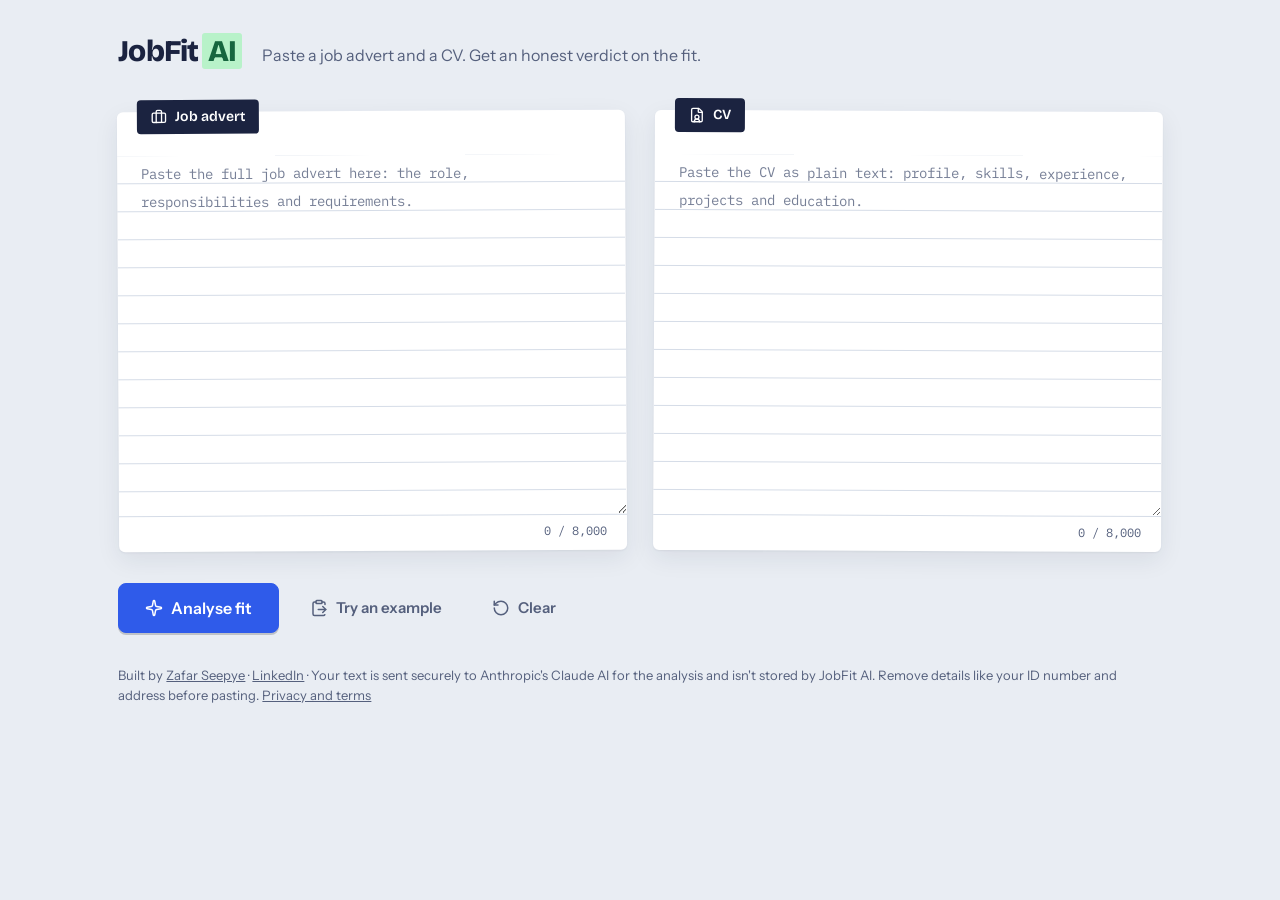
<file: src/JobFitAI.Web/wwwroot/index.html>
<!doctype html>
<html lang="en">
<head>
  <meta charset="utf-8">
  <meta name="viewport" content="width=device-width, initial-scale=1">
  <title>JobFit AI</title>
  <meta name="description" content="Paste a job advert and a CV. JobFit AI tells you honestly how well they match, what's missing, and how to pitch yourself.">
  <link rel="preload" href="lib/fonts/bricolage-grotesque.woff2" as="font" type="font/woff2" crossorigin>
  <link rel="preload" href="lib/fonts/instrument-sans.woff2" as="font" type="font/woff2" crossorigin>
  <link rel="stylesheet" href="css/app.css">
</head>
<body>
  <header class="masthead">
    <div class="wrap masthead-row">
      <a class="wordmark" href="/" aria-label="JobFit AI home">JobFit<span>AI</span></a>
      <p class="tagline">Paste a job advert and a CV. Get an honest verdict on the fit.</p>
    </div>
  </header>

  <main class="wrap">
    <!-- THE DESK: two sheets of paper -->
    <section class="desk" aria-label="Your documents">
      <div class="sheet sheet-job">
        <div class="sheet-tab">
          <svg viewBox="0 0 24 24" aria-hidden="true"><path d="M16 20V4a2 2 0 0 0-2-2h-4a2 2 0 0 0-2 2v16"/><rect width="20" height="14" x="2" y="6" rx="2"/></svg>
          <label for="jobAd">Job advert</label>
        </div>
        <textarea id="jobAd" maxlength="8000" spellcheck="false"
          placeholder="Paste the full job advert here: the role, responsibilities and requirements."></textarea>
        <div class="sheet-foot"><span class="count" data-for="jobAd">0 / 8 000</span></div>
      </div>

      <div class="sheet sheet-cv">
        <div class="sheet-tab">
          <svg viewBox="0 0 24 24" aria-hidden="true"><path d="M6 22a2 2 0 0 1-2-2V4a2 2 0 0 1 2-2h8a2.4 2.4 0 0 1 1.704.706l3.588 3.588A2.4 2.4 0 0 1 20 8v12a2 2 0 0 1-2 2z"/><path d="M14 2v5a1 1 0 0 0 1 1h5"/><path d="M16 22a4 4 0 0 0-8 0"/><circle cx="12" cy="15" r="3"/></svg>
          <label for="cv">CV</label>
        </div>
        <textarea id="cv" maxlength="8000" spellcheck="false"
          placeholder="Paste the CV as plain text: profile, skills, experience, projects and education."></textarea>
        <div class="sheet-foot"><span class="count" data-for="cv">0 / 8 000</span></div>
      </div>
    </section>

    <div class="actions">
      <button id="analyse" class="btn btn-primary" type="button">
        <svg viewBox="0 0 24 24" aria-hidden="true"><path d="M11.017 2.814a1 1 0 0 1 1.966 0l1.051 5.558a2 2 0 0 0 1.594 1.594l5.558 1.051a1 1 0 0 1 0 1.966l-5.558 1.051a2 2 0 0 0-1.594 1.594l-1.051 5.558a1 1 0 0 1-1.966 0l-1.051-5.558a2 2 0 0 0-1.594-1.594l-5.558-1.051a1 1 0 0 1 0-1.966l5.558-1.051a2 2 0 0 0 1.594-1.594z"/></svg>
        <span class="btn-label">Analyse fit</span>
      </button>
      <button id="example" class="btn btn-quiet" type="button">
        <svg viewBox="0 0 24 24" aria-hidden="true"><path d="M11 14h10"/><path d="M16 4h2a2 2 0 0 1 2 2v1.344"/><path d="m17 18 4-4-4-4"/><path d="M8 4H6a2 2 0 0 0-2 2v14a2 2 0 0 0 2 2h12a2 2 0 0 0 1.793-1.113"/><rect x="8" y="2" width="8" height="4" rx="1"/></svg>
        Try an example
      </button>
      <button id="clear" class="btn btn-quiet" type="button">
        <svg viewBox="0 0 24 24" aria-hidden="true"><path d="M3 12a9 9 0 1 0 9-9 9.75 9.75 0 0 0-6.74 2.74L3 8"/><path d="M3 3v5h5"/></svg>
        Clear
      </button>
      <p id="formError" class="form-error" role="alert" hidden></p>
    </div>

    <!-- RESULTS -->
    <section id="results" class="results" aria-live="polite" hidden>
      <div class="report">
        <div class="report-head">
          <div class="score-block">
            <div class="score"><span id="scoreNum">0</span><small>/100</small></div>
            <div class="score-label">Fit score</div>
          </div>
          <div class="headline-block">
            <h2 id="headline"></h2>
            <p class="preview-note" id="previewNote" hidden>Quick keyword check. It matches skills by name, so it can't judge depth of experience the way the full AI analysis does.</p>
          </div>
          <div id="stamp" class="stamp" aria-label="Verdict"><span id="stampText"></span></div>
        </div>

        <div class="columns">
          <div class="col">
            <h3><svg viewBox="0 0 24 24" aria-hidden="true"><circle cx="12" cy="12" r="10"/><path d="m16 9-5.5 5.5L8 12"/></svg>Where you match</h3>
            <ul id="matches" class="marks"></ul>
          </div>
          <div class="col">
            <h3><svg viewBox="0 0 24 24" aria-hidden="true"><circle cx="12" cy="12" r="10"/><line x1="12" x2="12" y1="8" y2="12"/><line x1="12" x2="12.01" y1="16" y2="16"/></svg>Gaps to address</h3>
            <ul id="gaps" class="marks"></ul>
          </div>
        </div>

        <div class="summary">
          <div class="summary-head">
            <h3>Tailored CV summary</h3>
            <button id="copy" class="btn btn-small" type="button">
              <svg viewBox="0 0 24 24" aria-hidden="true"><rect width="14" height="14" x="8" y="8" rx="2" ry="2"/><path d="M4 16c-1.1 0-2-.9-2-2V4c0-1.1.9-2 2-2h10c1.1 0 2 .9 2 2"/></svg>
              <span>Copy</span>
            </button>
          </div>
          <p id="summary"></p>
        </div>

        <div class="tips">
          <h3><svg viewBox="0 0 24 24" aria-hidden="true"><path d="M15 14c.2-1 .7-1.7 1.5-2.5 1-.9 1.5-2.2 1.5-3.5A6 6 0 0 0 6 8c0 1 .2 2.2 1.5 3.5.7.7 1.3 1.5 1.5 2.5"/><path d="M9 18h6"/><path d="M10 22h4"/></svg>Before you apply</h3>
          <ol id="tips"></ol>
        </div>
      </div>
    </section>
  </main>

  <footer class="wrap foot">
    <p>Built by <a href="https://zafarseepye.github.io" target="_blank" rel="noopener">Zafar Seepye</a> · <a href="https://www.linkedin.com/in/zafarseepye" target="_blank" rel="noopener">LinkedIn</a> · Your text is sent securely to Anthropic's Claude AI for the analysis and isn't stored by JobFit AI. Remove details like your ID number and address before pasting. <a href="privacy.html">Privacy and terms</a></p>
  </footer>

  <script src="lib/gsap/gsap.min.js"></script>
  <script src="js/sample.js"></script>
  <script src="js/app.js"></script>
</body>
</html>
</file>
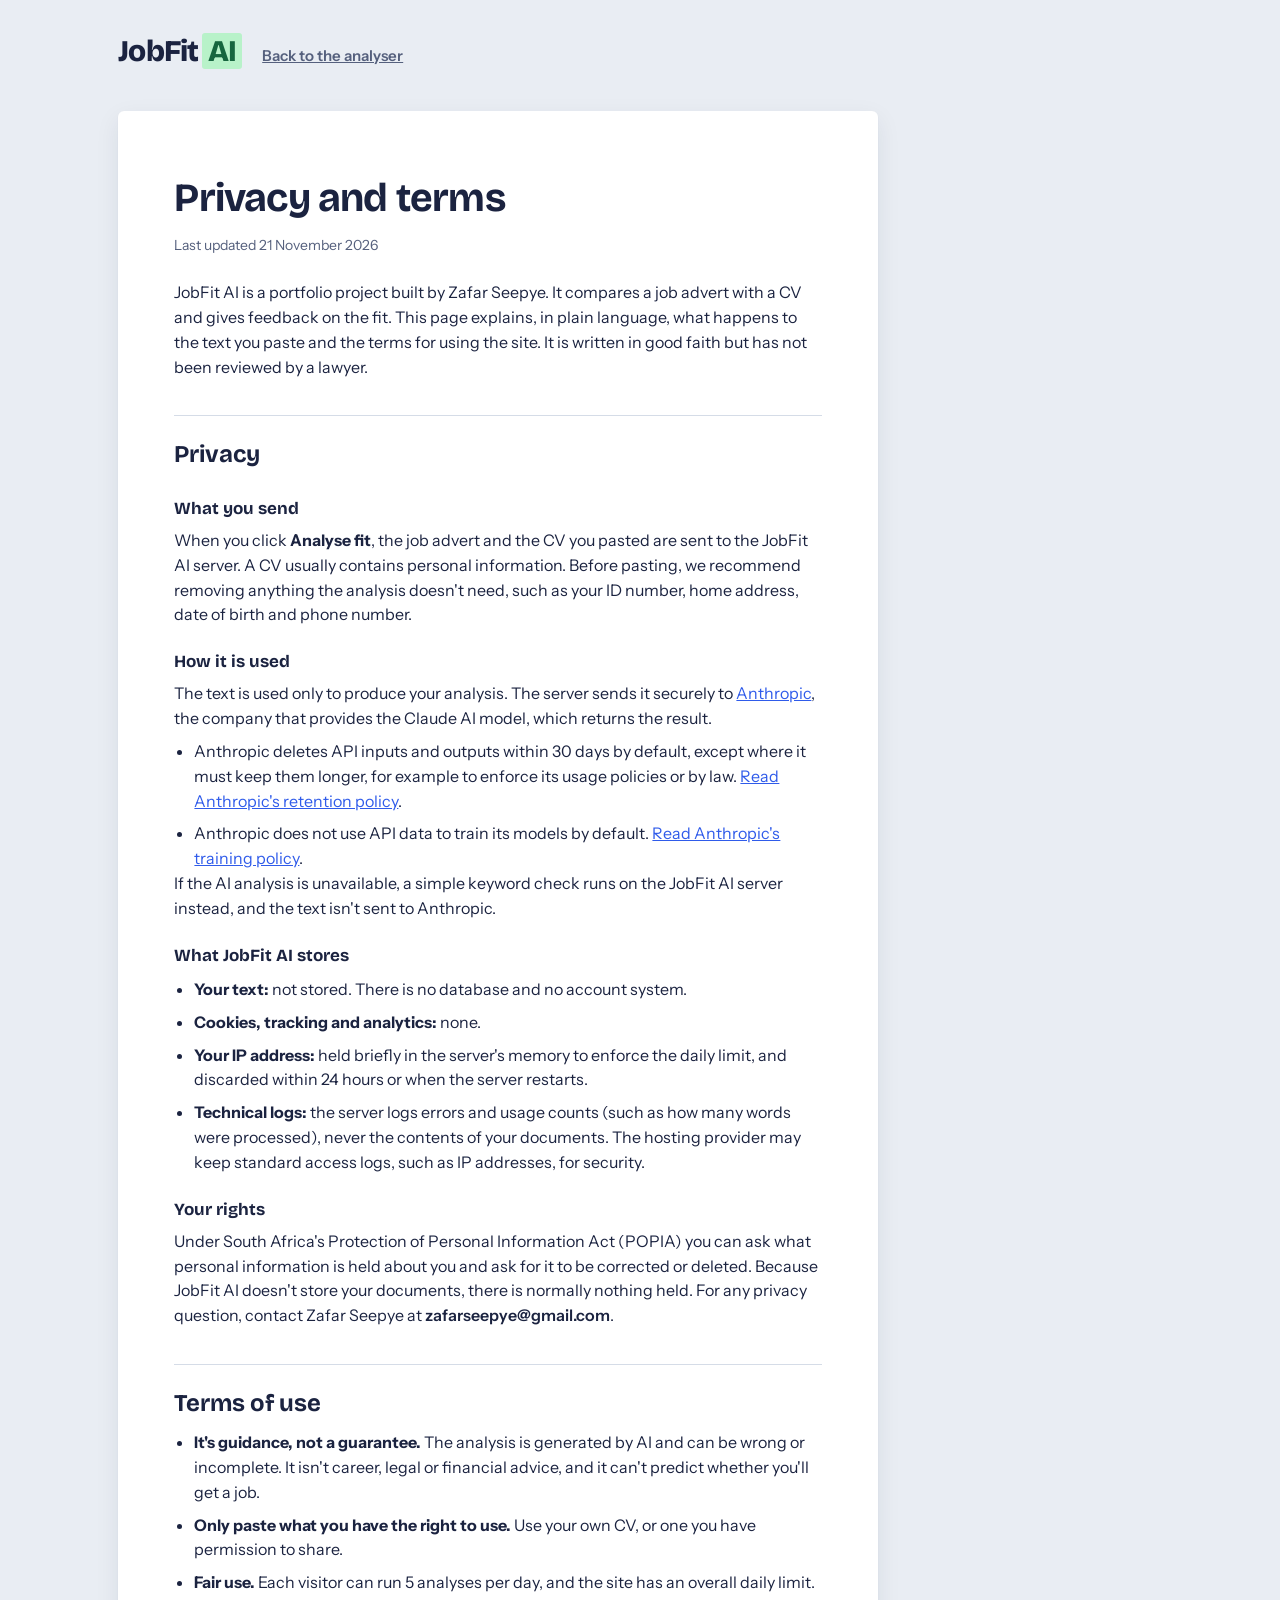
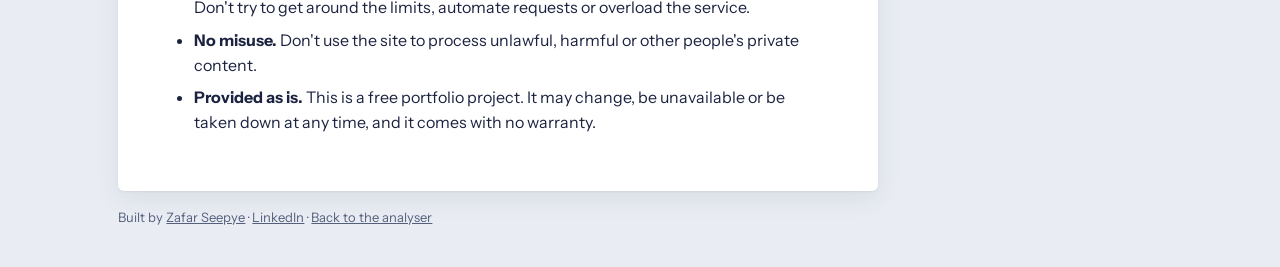
<file: src/JobFitAI.Web/wwwroot/privacy.html>
<!doctype html>
<html lang="en">
<head>
  <meta charset="utf-8">
  <meta name="viewport" content="width=device-width, initial-scale=1">
  <title>Privacy and terms · JobFit AI</title>
  <meta name="description" content="How JobFit AI handles the text you paste, and the terms for using it.">
  <link rel="stylesheet" href="css/app.css">
</head>
<body>
  <header class="masthead">
    <div class="wrap masthead-row">
      <a class="wordmark" href="/" aria-label="JobFit AI home">JobFit<span>AI</span></a>
      <a class="back-link" href="/">Back to the analyser</a>
    </div>
  </header>

  <main class="wrap">
    <article class="doc">
      <h1>Privacy and terms</h1>
      <p class="doc-meta">Last updated 21 November 2026</p>

      <p>JobFit AI is a portfolio project built by Zafar Seepye. It compares a job advert with a CV and gives
        feedback on the fit. This page explains, in plain language, what happens to the text you paste and the
        terms for using the site. It is written in good faith but has not been reviewed by a lawyer.</p>

      <h2>Privacy</h2>

      <h3>What you send</h3>
      <p>When you click <b>Analyse fit</b>, the job advert and the CV you pasted are sent to the JobFit AI server.
        A CV usually contains personal information. Before pasting, we recommend removing anything the analysis
        doesn't need, such as your ID number, home address, date of birth and phone number.</p>

      <h3>How it is used</h3>
      <p>The text is used only to produce your analysis. The server sends it securely to
        <a href="https://www.anthropic.com" target="_blank" rel="noopener">Anthropic</a>, the company that
        provides the Claude AI model, which returns the result.</p>
      <ul>
        <li>Anthropic deletes API inputs and outputs within 30 days by default, except where it must keep them
          longer, for example to enforce its usage policies or by law.
          <a href="https://privacy.claude.com/en/articles/7996866-how-long-do-you-store-my-organization-s-data" target="_blank" rel="noopener">Read Anthropic's retention policy</a>.</li>
        <li>Anthropic does not use API data to train its models by default.
          <a href="https://privacy.claude.com/en/articles/7996868-is-my-data-used-for-model-training" target="_blank" rel="noopener">Read Anthropic's training policy</a>.</li>
      </ul>
      <p>If the AI analysis is unavailable, a simple keyword check runs on the JobFit AI server instead, and the
        text isn't sent to Anthropic.</p>

      <h3>What JobFit AI stores</h3>
      <ul>
        <li><b>Your text:</b> not stored. There is no database and no account system.</li>
        <li><b>Cookies, tracking and analytics:</b> none.</li>
        <li><b>Your IP address:</b> held briefly in the server's memory to enforce the daily limit, and discarded
          within 24 hours or when the server restarts.</li>
        <li><b>Technical logs:</b> the server logs errors and usage counts (such as how many words were processed),
          never the contents of your documents. The hosting provider may keep standard access logs, such as IP
          addresses, for security.</li>
      </ul>

      <h3>Your rights</h3>
      <p>Under South Africa's Protection of Personal Information Act (POPIA) you can ask what personal information
        is held about you and ask for it to be corrected or deleted. Because JobFit AI doesn't store your documents,
        there is normally nothing held. For any privacy question, contact Zafar Seepye at
        <span class="selectable">zafarseepye@gmail.com</span>.</p>

      <h2>Terms of use</h2>
      <ul>
        <li><b>It's guidance, not a guarantee.</b> The analysis is generated by AI and can be wrong or incomplete.
          It isn't career, legal or financial advice, and it can't predict whether you'll get a job.</li>
        <li><b>Only paste what you have the right to use.</b> Use your own CV, or one you have permission to share.</li>
        <li><b>Fair use.</b> Each visitor can run 5 analyses per day, and the site has an overall daily limit.
          Don't try to get around the limits, automate requests or overload the service.</li>
        <li><b>No misuse.</b> Don't use the site to process unlawful, harmful or other people's private content.</li>
        <li><b>Provided as is.</b> This is a free portfolio project. It may change, be unavailable or be taken
          down at any time, and it comes with no warranty.</li>
      </ul>
    </article>
  </main>

  <footer class="wrap foot">
    <p>Built by <a href="https://zafarseepye.github.io" target="_blank" rel="noopener">Zafar Seepye</a> · <a href="https://www.linkedin.com/in/zafarseepye" target="_blank" rel="noopener">LinkedIn</a> · <a href="/">Back to the analyser</a></p>
  </footer>
</body>
</html>
</file>
<file: src/JobFitAI.Web/wwwroot/css/app.css>
/* =========================================================
   JobFit AI — "recruiter's desk"
   Two documents on a desk; results come back marked up with
   highlighters and a verdict stamp.
   ========================================================= */

@font-face { font-family: "Bricolage Grotesque"; src: url("../lib/fonts/bricolage-grotesque.woff2") format("woff2"); font-weight: 200 800; font-display: swap; }
@font-face { font-family: "Instrument Sans"; src: url("../lib/fonts/instrument-sans.woff2") format("woff2"); font-weight: 400 700; font-display: swap; }
@font-face { font-family: "IBM Plex Mono"; src: url("../lib/fonts/ibm-plex-mono-400.woff2") format("woff2"); font-weight: 400; font-display: swap; }
@font-face { font-family: "IBM Plex Mono"; src: url("../lib/fonts/ibm-plex-mono-500.woff2") format("woff2"); font-weight: 500; font-display: swap; }

:root {
  /* colour */
  --desk: #E9EDF3;
  --paper: #FFFFFF;
  --ink: #1B2340;
  --ink-soft: #55607D;
  --rule: #D5DCE7;
  --match: #B8F2C9;       /* green highlighter */
  --match-ink: #17663F;
  --gap: #FFD0DC;         /* pink highlighter */
  --gap-ink: #A4213F;
  --stamp-apply: #2F5BEA;
  --stamp-stretch: #C27A06;
  --stamp-skip: #C8323B;
  --focus: #2F5BEA;
  --shadow: 0 1px 2px rgba(27, 35, 64, .06), 0 8px 24px rgba(27, 35, 64, .08);

  /* type */
  --display: "Bricolage Grotesque", "Segoe UI", system-ui, sans-serif;
  --body: "Instrument Sans", "Segoe UI", system-ui, sans-serif;
  --doc: "IBM Plex Mono", ui-monospace, Consolas, monospace;

  --radius: 6px;
  color-scheme: light;
}

@media (prefers-color-scheme: dark) {
  :root {
    --desk: #11151E;
    --paper: #1A2030;
    --ink: #E7EBF3;
    --ink-soft: #9AA5BE;
    --rule: #2C3447;
    --match: rgba(78, 214, 128, .28);
    --match-ink: #7FE3A6;
    --gap: rgba(255, 105, 145, .26);
    --gap-ink: #FF9DB6;
    --stamp-apply: #6F93FF;
    --stamp-stretch: #F0AE3C;
    --stamp-skip: #FF6B74;
    --focus: #6F93FF;
    --shadow: 0 1px 2px rgba(0, 0, 0, .3), 0 10px 28px rgba(0, 0, 0, .35);
    color-scheme: dark;
  }
}

*, *::before, *::after { box-sizing: border-box; }
[hidden] { display: none !important; }
html { -webkit-text-size-adjust: 100%; }
body {
  margin: 0;
  background: var(--desk);
  color: var(--ink);
  font: 16px/1.55 var(--body);
  -webkit-font-smoothing: antialiased;
}
h1, h2, h3 { font-family: var(--display); margin: 0; text-wrap: balance; }
p { margin: 0; }
a { color: inherit; }
:focus-visible { outline: 3px solid var(--focus); outline-offset: 2px; }
svg { width: 18px; height: 18px; fill: none; stroke: currentColor; stroke-width: 2; stroke-linecap: round; stroke-linejoin: round; flex: none; }

.wrap { max-width: 1120px; margin: 0 auto; padding-inline: max(16px, 3vw); }

/* ---------- masthead ---------- */
.masthead { padding-block: 28px 8px; }
.masthead-row { display: flex; align-items: baseline; gap: 20px; flex-wrap: wrap; }
.wordmark {
  font-family: var(--display); font-weight: 800; font-size: 30px; letter-spacing: -.03em; text-decoration: none;
}
.wordmark span {
  margin-left: 4px; padding: 0 6px; border-radius: 3px;
  background: var(--match); color: var(--match-ink);
}
.tagline { color: var(--ink-soft); font-size: 16px; }

/* ---------- desk + sheets ---------- */
.desk {
  display: grid; grid-template-columns: 1fr 1fr; gap: 28px;
  padding-block: 28px 8px;
}
.sheet {
  position: relative; display: flex; flex-direction: column;
  background: var(--paper); border-radius: var(--radius); box-shadow: var(--shadow);
  padding: 44px 0 0;
  min-width: 0;
}
.sheet-job { transform: rotate(-0.3deg); }
.sheet-cv  { transform: rotate(0.25deg); }
.sheet:focus-within { transform: rotate(0deg); transition: transform .25s ease; }
.sheet-tab {
  position: absolute; top: -12px; left: 20px;
  display: inline-flex; align-items: center; gap: 8px;
  padding: 6px 14px; border-radius: 4px;
  background: var(--ink); color: var(--paper);
  font-family: var(--display); font-weight: 600; font-size: 14px;
}
.sheet-tab svg { width: 16px; height: 16px; }
.sheet-tab label { cursor: text; }
textarea {
  display: block; width: 100%; min-height: 360px; resize: vertical;
  border: 0; background: transparent; color: var(--ink);
  padding: 4px 24px 16px;
  font: 14px/28px var(--doc);
  /* ruled paper */
  background-image: linear-gradient(to bottom, transparent 27px, var(--rule) 27px, var(--rule) 28px);
  background-size: 100% 28px; background-attachment: local;
}
textarea::placeholder { color: var(--ink-soft); opacity: .8; }
textarea:focus { outline: none; }
.sheet:focus-within { box-shadow: var(--shadow), 0 0 0 3px var(--focus); }
.sheet-foot { display: flex; justify-content: flex-end; padding: 8px 20px 12px; border-top: 1px solid var(--rule); }
.count { font: 12px var(--doc); color: var(--ink-soft); font-variant-numeric: tabular-nums; }
.count.near { color: var(--stamp-stretch); }

/* ---------- buttons ---------- */
.actions { display: flex; align-items: center; gap: 12px; flex-wrap: wrap; padding-block: 24px; }
.btn {
  display: inline-flex; align-items: center; gap: 8px;
  font: 600 15px var(--body); color: var(--ink);
  background: var(--paper); border: 1.5px solid var(--rule); border-radius: 8px;
  padding: 11px 18px; cursor: pointer;
  transition: border-color .15s ease, background-color .15s ease;
}
.btn:hover { border-color: var(--ink-soft); }
.btn:disabled { opacity: .55; cursor: not-allowed; }
.btn-primary {
  background: var(--stamp-apply); border-color: var(--stamp-apply); color: #fff;
  font-size: 16px; padding: 14px 26px;
  box-shadow: 0 2px 0 rgba(0,0,0,.18);
}
.btn-primary:hover { border-color: var(--stamp-apply); filter: brightness(1.06); }
.btn-primary.is-loading .btn-label::after { content: "…"; }
.btn-quiet { background: transparent; border-color: transparent; color: var(--ink-soft); }
.btn-quiet:hover { color: var(--ink); border-color: var(--rule); }
.btn-small { padding: 6px 12px; font-size: 13px; }
.btn-small svg { width: 15px; height: 15px; }
.form-error { color: var(--gap-ink); font-weight: 600; font-size: 14px; }

/* ---------- results report ---------- */
.results { padding-block: 8px 40px; }
.report {
  background: var(--paper); border-radius: var(--radius); box-shadow: var(--shadow);
  padding: clamp(20px, 4vw, 40px);
  display: grid; gap: 32px;
}
.report-head {
  display: grid; grid-template-columns: auto 1fr auto; gap: 28px; align-items: center;
  padding-bottom: 28px; border-bottom: 1px solid var(--rule);
}
.score { font-family: var(--display); font-weight: 800; font-size: 64px; line-height: 1; letter-spacing: -.04em; font-variant-numeric: tabular-nums; }
.score small { font-size: 22px; font-weight: 600; color: var(--ink-soft); letter-spacing: 0; margin-left: 2px; }
.score-label { font-size: 13px; color: var(--ink-soft); margin-top: 6px; }
.headline-block h2 { font-size: clamp(20px, 2.4vw, 26px); font-weight: 700; line-height: 1.25; }
.preview-note { margin-top: 8px; font-size: 13px; color: var(--ink-soft); }

/* the rubber stamp */
.stamp {
  --stamp: var(--stamp-apply);
  display: grid; place-items: center;
  min-width: 170px; padding: 12px 20px;
  border: 4px solid var(--stamp); border-radius: 10px;
  color: var(--stamp);
  font-family: var(--display); font-weight: 800; font-size: 30px; letter-spacing: .06em;
  transform: rotate(-8deg);
  /* worn ink texture */
  -webkit-mask-image: radial-gradient(circle at 30% 40%, #000 60%, rgba(0,0,0,.82) 61%, #000 70%);
          mask-image: radial-gradient(circle at 30% 40%, #000 60%, rgba(0,0,0,.82) 61%, #000 70%);
  user-select: none;
}
.stamp[data-verdict="stretch"] { --stamp: var(--stamp-stretch); }
.stamp[data-verdict="skip"]    { --stamp: var(--stamp-skip); }

.columns { display: grid; grid-template-columns: 1fr 1fr; gap: 32px; }
.col { min-width: 0; }
.col h3, .tips h3 { display: flex; align-items: center; gap: 8px; font-size: 18px; margin-bottom: 14px; }
.marks { list-style: none; margin: 0; padding: 0; display: grid; gap: 16px; }
.marks li { display: grid; gap: 4px; }
.req { font-weight: 600; justify-self: start; }
/* the highlighter stroke, drawn with a background that grows from 0 to 100% width */
.hl {
  background-repeat: no-repeat;
  background-size: 0% 62%;
  background-position: 0 70%;
  padding: 0 3px; margin: 0 -3px;
  box-decoration-break: clone; -webkit-box-decoration-break: clone;
}
#matches .hl { background-image: linear-gradient(var(--match), var(--match)); }
#gaps .hl    { background-image: linear-gradient(var(--gap), var(--gap)); }
.hl.drawn { background-size: 100% 62%; }
.evidence { font-size: 14px; color: var(--ink-soft); }
#matches .evidence::before { content: "From the CV: "; font-weight: 600; color: var(--match-ink); }
#gaps .evidence::before    { content: "How to close it: "; font-weight: 600; color: var(--gap-ink); }

.summary { border-left: 4px solid var(--ink); padding-left: 20px; }
.summary-head { display: flex; align-items: center; justify-content: space-between; gap: 12px; margin-bottom: 10px; }
.summary h3 { font-size: 18px; }
#summary { font-size: 16px; max-width: 72ch; }

.tips ol { margin: 0; padding-left: 22px; display: grid; gap: 8px; max-width: 72ch; }

/* ---------- footer ---------- */
.foot { padding-block: 8px 40px; font-size: 13px; color: var(--ink-soft); }

/* ---------- privacy and terms page ---------- */
.back-link { font-weight: 600; font-size: 15px; color: var(--ink-soft); }
.back-link:hover { color: var(--ink); }
.doc {
  background: var(--paper); border-radius: var(--radius); box-shadow: var(--shadow);
  padding: clamp(20px, 5vw, 56px); margin-block: 28px 8px;
  max-width: 760px;
}
.doc h1 { font-size: clamp(28px, 4vw, 40px); letter-spacing: -.02em; }
.doc-meta { color: var(--ink-soft); font-size: 14px; margin: 6px 0 24px; }
.doc h2 { font-size: 24px; margin: 36px 0 8px; padding-top: 20px; border-top: 1px solid var(--rule); }
.doc h3 { font-size: 17px; margin: 22px 0 6px; }
.doc p, .doc li { max-width: 68ch; }
.doc p + p { margin-top: 10px; }
.doc ul { margin: 8px 0 0; padding-left: 20px; display: grid; gap: 8px; }
.doc a { color: var(--stamp-apply); }
.selectable { user-select: all; font-weight: 600; }

/* ---------- responsive ---------- */
@media (max-width: 820px) {
  .desk, .columns { grid-template-columns: 1fr; }
  .desk { gap: 36px; }
  textarea { min-height: 240px; }
  .report-head { grid-template-columns: 1fr auto; }
  .headline-block { grid-column: 1 / -1; order: 3; }
  .stamp { min-width: 0; font-size: 22px; padding: 10px 14px; }
}
@media (max-width: 420px) {
  .score { font-size: 52px; }
  .btn-primary { width: 100%; justify-content: center; }
}

@media (prefers-reduced-motion: reduce) {
  *, *::before, *::after { transition: none !important; animation: none !important; }
  .sheet-job, .sheet-cv { transform: none; }
}
</file>
